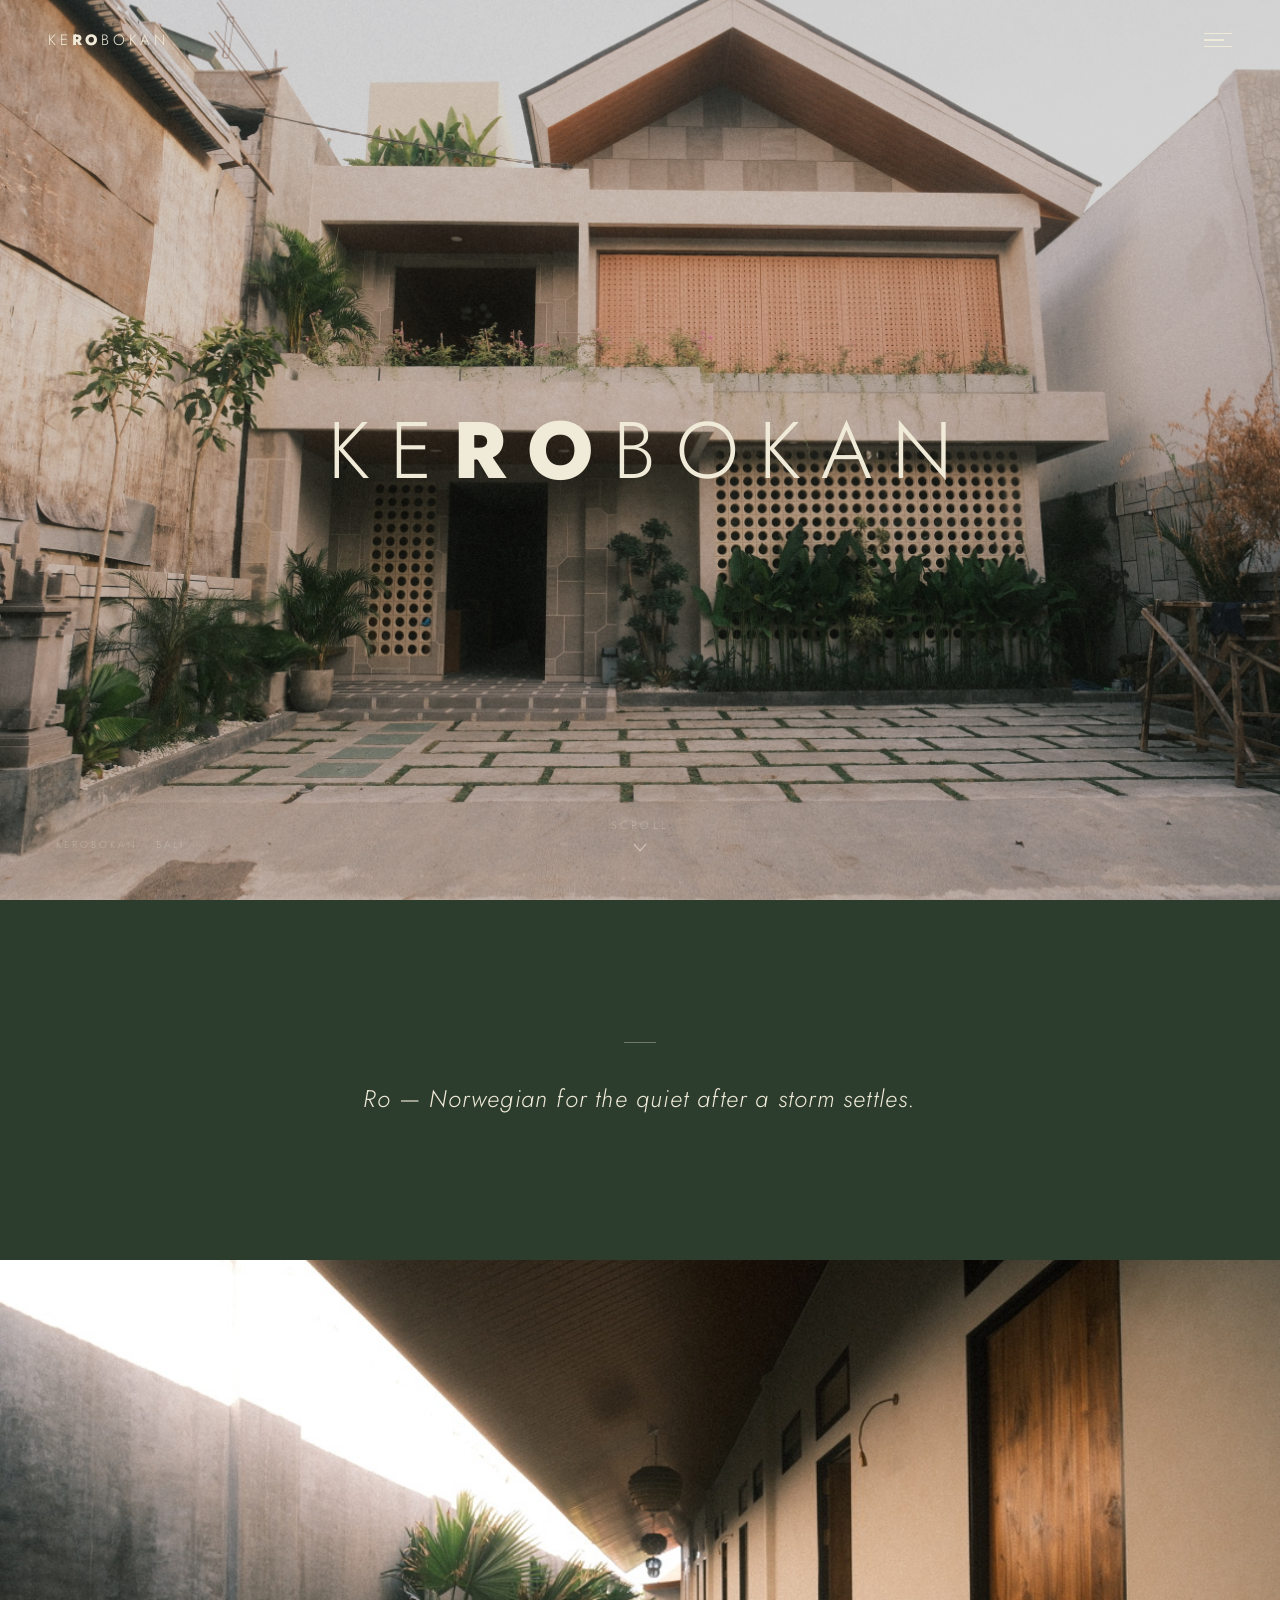
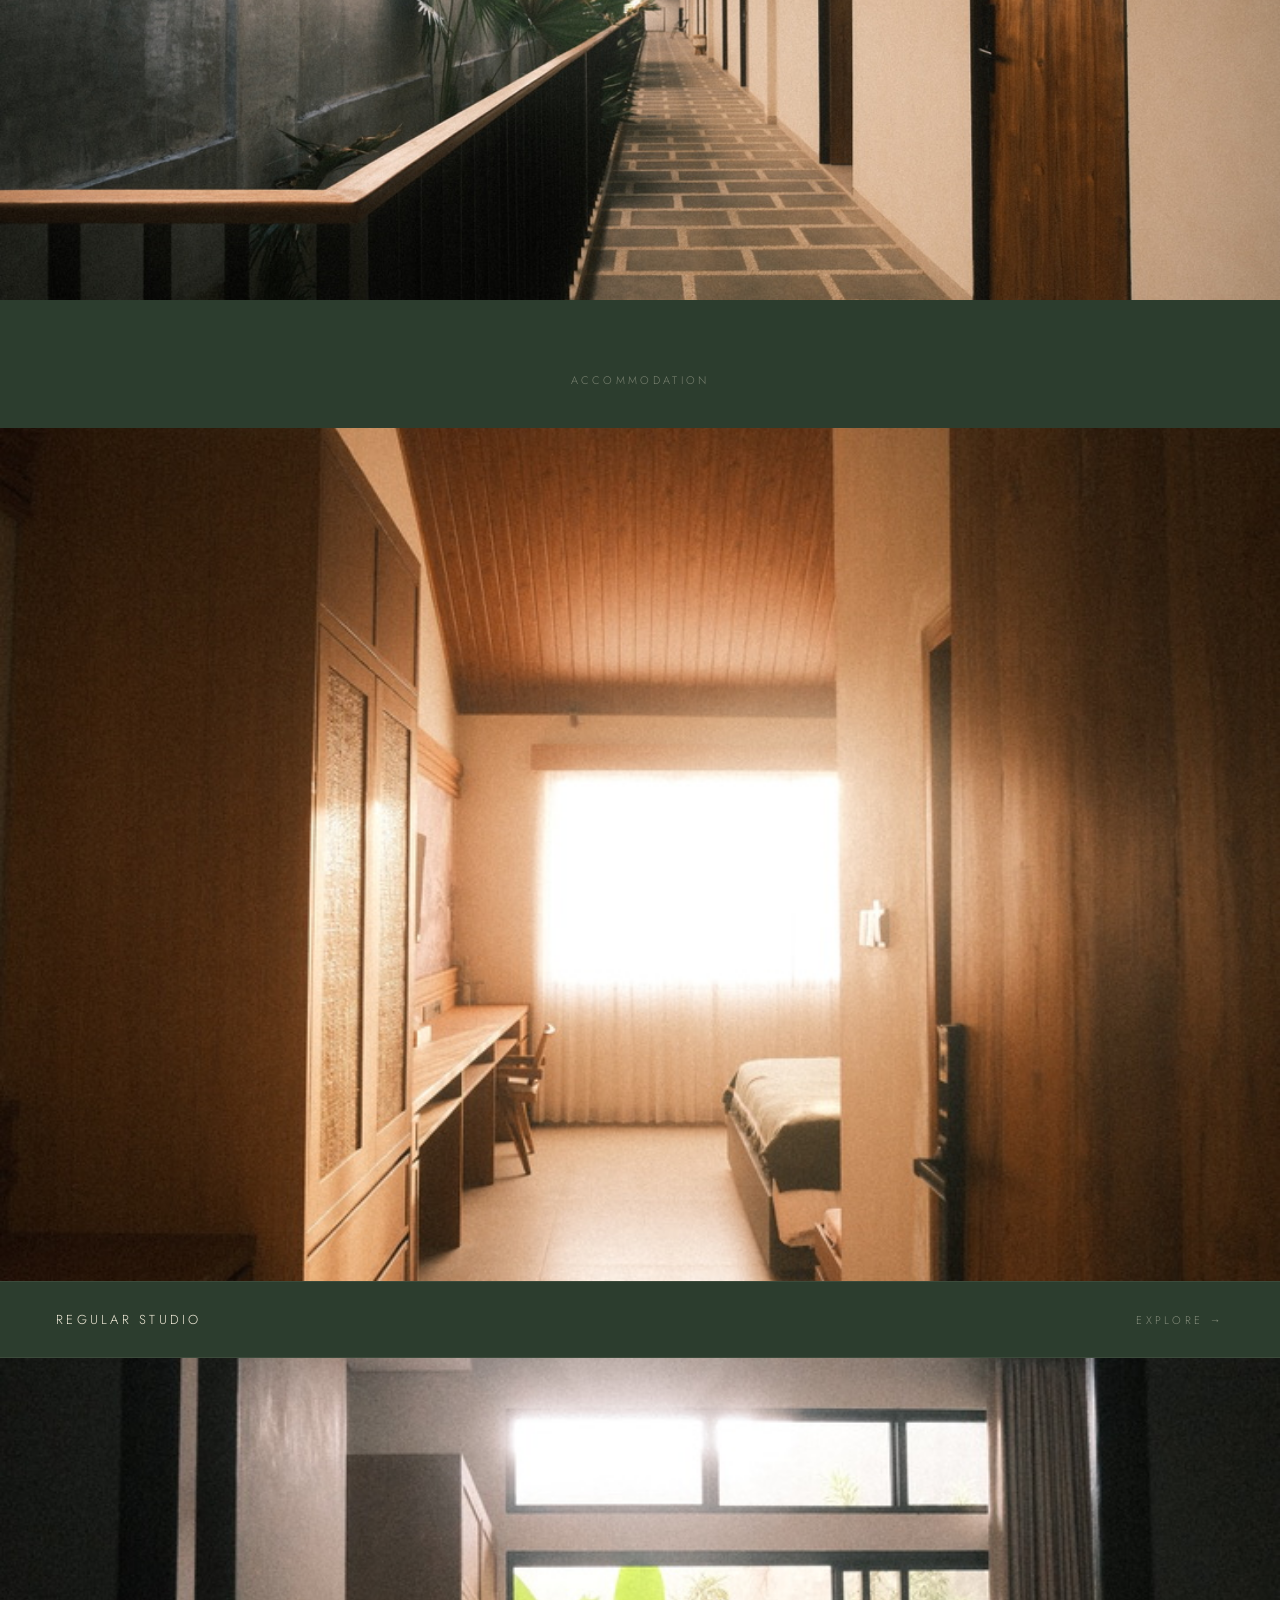
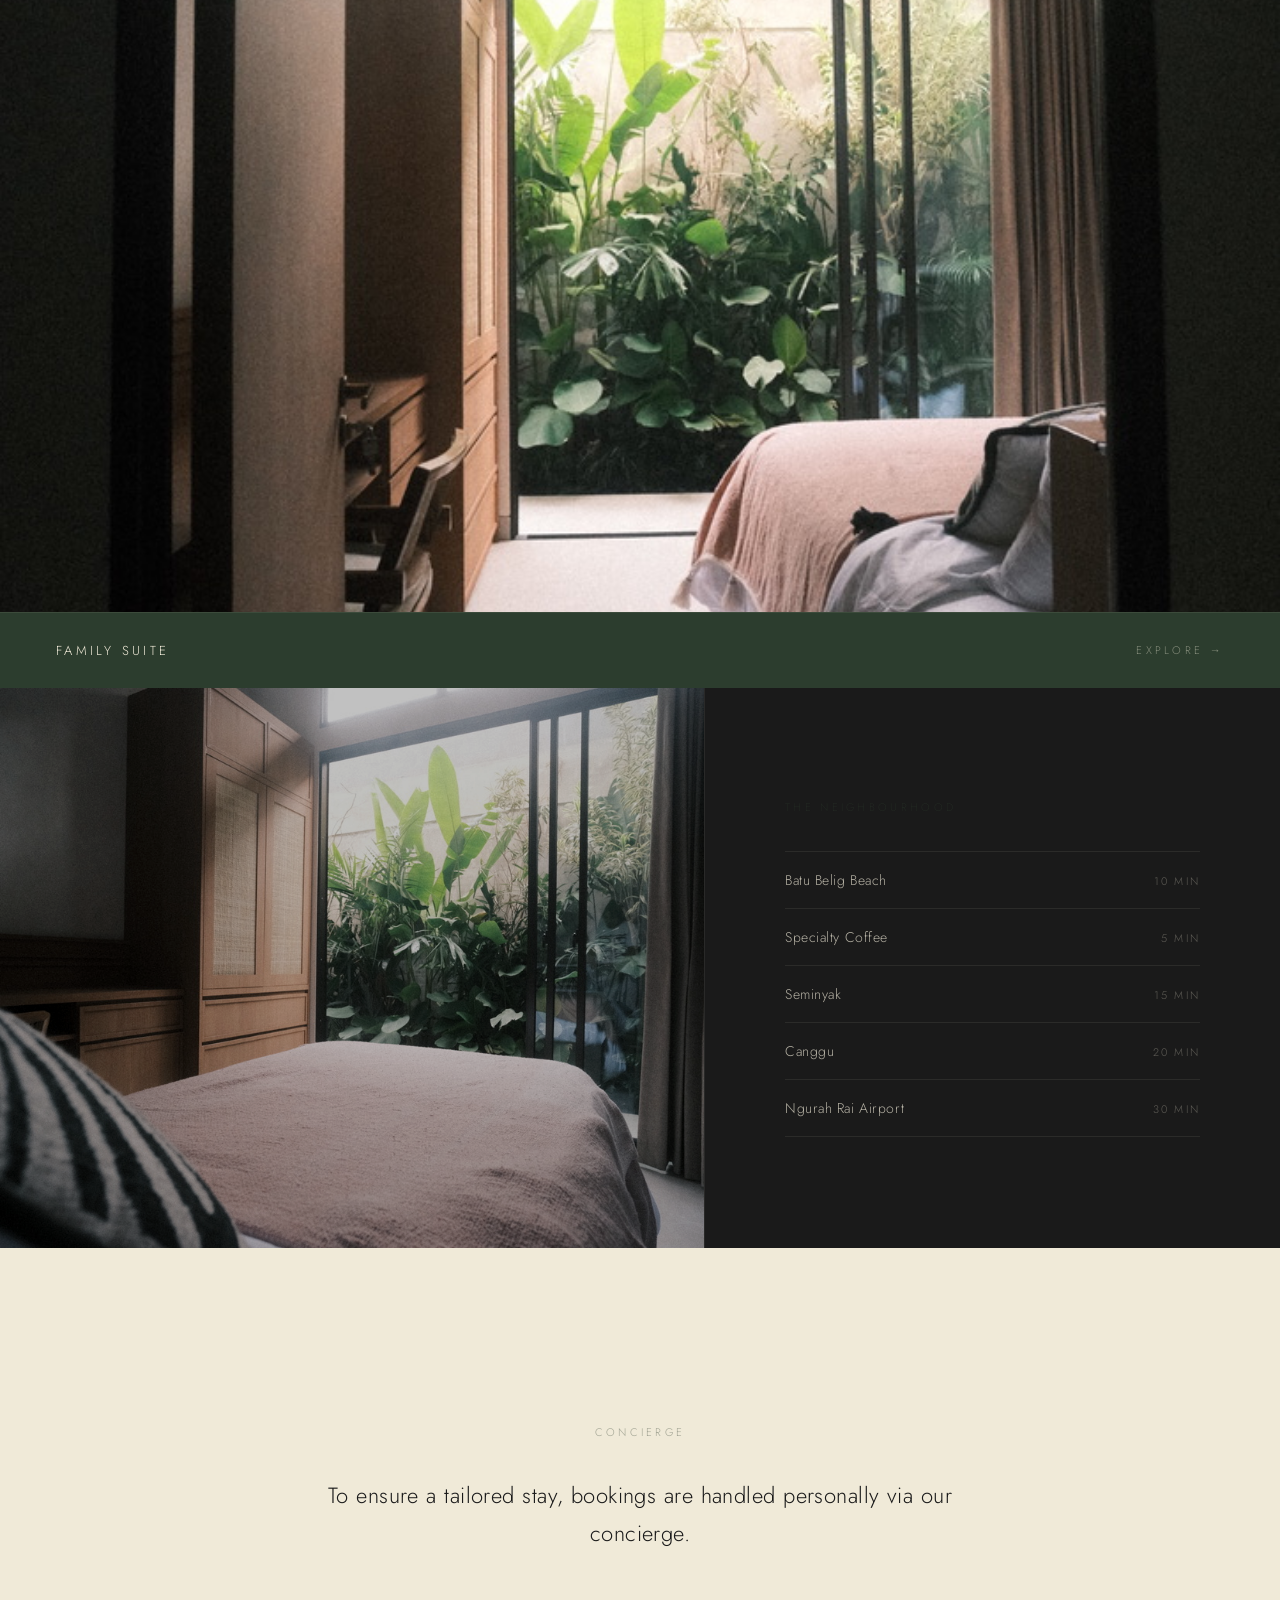
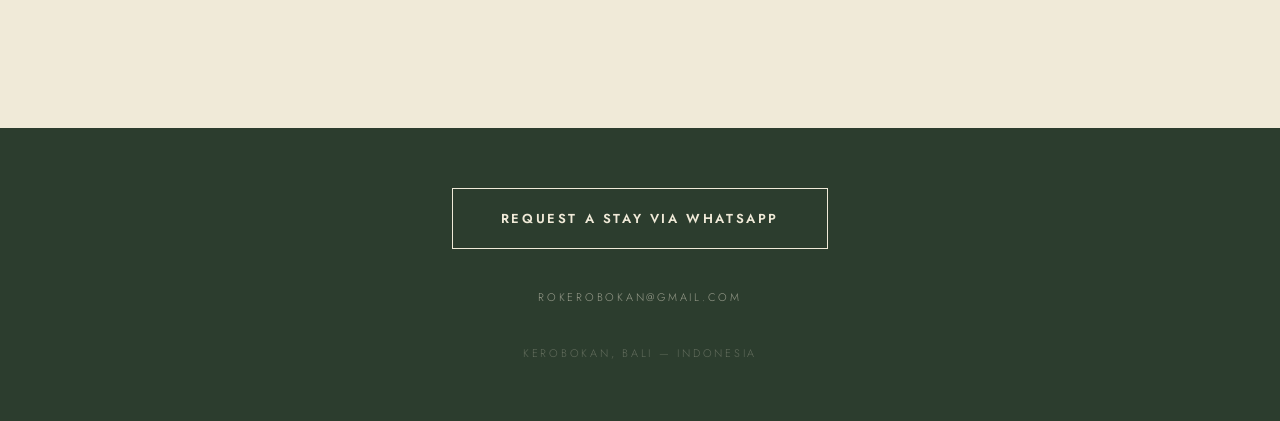
<file: index.html>
<!DOCTYPE html>
<html lang="en">
<head>
  <meta charset="UTF-8">
  <meta name="viewport" content="width=device-width, initial-scale=1.0">
  <title>keRObokan</title>
  <link rel="preconnect" href="https://fonts.googleapis.com">
  <link rel="preconnect" href="https://fonts.gstatic.com" crossorigin>
  <link href="https://fonts.googleapis.com/css2?family=Jost:ital,wght@0,300;0,600;0,800;1,300&display=swap" rel="stylesheet">
  <link rel="stylesheet" href="style.css">
</head>
<body>

  <!-- NAV -->
  <nav id="nav">
    <a href="index.html" class="nav-wordmark">
      <span class="wm-light">ke</span><span class="wm-bold">RO</span><span class="wm-light wm-last">bokan</span>
    </a>
    <button class="hamburger" id="hamburger" aria-label="Open menu">
      <span></span><span></span><span></span>
    </button>
  </nav>

  <!-- MENU OVERLAY -->
  <div class="menu-overlay" id="menuOverlay">
    <button class="menu-close" id="menuClose" aria-label="Close menu">
      <svg width="22" height="22" viewBox="0 0 22 22" fill="none">
        <line x1="1" y1="1" x2="21" y2="21" stroke="#f0ead8" stroke-width="1.5"/>
        <line x1="21" y1="1" x2="1" y2="21" stroke="#f0ead8" stroke-width="1.5"/>
      </svg>
    </button>
    <nav class="menu-links">
      <a href="#accommodation" class="menu-link" onclick="closeMenu()">Accommodation</a>
      <a href="#neighbourhood" class="menu-link" onclick="closeMenu()">The Neighbourhood</a>
      <a href="#concierge" class="menu-link" onclick="closeMenu()">Concierge</a>
      <a href="#request" class="menu-link" onclick="closeMenu()">Request a Stay</a>
    </nav>
  </div>

  <!-- S1: HERO -->
  <section class="hero" data-nav-theme="light">
    <div class="hero-bg">
      <img src="images/hero.jpeg" alt="keRObokan" class="hero-img" onerror="this.style.display='none'">
    </div>
    <div class="hero-wordmark">
      <h1>
        <span class="wm-light">ke</span><span class="wm-bold">RO</span><span class="wm-light wm-last">bokan</span>
      </h1>
    </div>
    <div class="hero-location">KEROBOKAN · BALI</div>
    <div class="scroll-hint">
      <span>SCROLL</span>
      <svg width="14" height="9" viewBox="0 0 14 9" fill="none">
        <line x1="1" y1="1" x2="7" y2="8" stroke="#f0ead8" stroke-opacity="0.5" stroke-width="1.2"/>
        <line x1="13" y1="1" x2="7" y2="8" stroke="#f0ead8" stroke-opacity="0.5" stroke-width="1.2"/>
      </svg>
    </div>
  </section>

  <!-- S2: INTERSTITIAL -->
  <section class="interstitial" data-nav-theme="light">
    <p data-reveal><em>Ro — Norwegian for the quiet after a storm settles.</em></p>
  </section>

  <!-- S3: TRANSITION -->
  <section class="transition" data-nav-theme="light">
    <img src="images/corridor.jpeg" alt="" class="transition-img" onerror="this.style.display='none'">
  </section>

  <!-- S4: ACCOMMODATION TEASERS -->
  <section class="rooms" id="accommodation" data-nav-theme="light">
    <div class="accom-label" data-reveal>ACCOMMODATION</div>

    <a class="room-teaser" href="studio.html" data-reveal>
      <div class="room-teaser-photo">
        <img src="images/room-studio-a.jpeg" alt="Regular Studio" onerror="this.style.display='none'">
      </div>
      <div class="room-teaser-bar">
        <span class="room-teaser-name">REGULAR STUDIO</span>
        <span class="room-teaser-cta">EXPLORE →</span>
      </div>
    </a>

    <a class="room-teaser" href="suite.html" data-reveal>
      <div class="room-teaser-photo">
        <img src="images/room-suite-a.jpeg" alt="Family Suite" onerror="this.style.display='none'">
      </div>
      <div class="room-teaser-bar">
        <span class="room-teaser-name">FAMILY SUITE</span>
        <span class="room-teaser-cta">EXPLORE →</span>
      </div>
    </a>
  </section>

  <!-- S5: THE NEIGHBOURHOOD -->
  <section class="neighbourhood" id="neighbourhood" data-nav-theme="light">
    <div class="neighbourhood-photo">
      <img src="images/6609CB39-1826-4DEB-866F-8B1CDC017FC5_1_105_c.jpeg" alt="Kerobokan" onerror="this.style.display='none'">
    </div>
    <div class="neighbourhood-text">
      <span class="section-label" data-reveal>THE NEIGHBOURHOOD</span>
      <ul class="neighbourhood-list">
        <li data-reveal><span class="nb-place">Batu Belig Beach</span><span class="nb-dist">10 min</span></li>
        <li data-reveal><span class="nb-place">Specialty Coffee</span><span class="nb-dist">5 min</span></li>
        <li data-reveal><span class="nb-place">Seminyak</span><span class="nb-dist">15 min</span></li>
        <li data-reveal><span class="nb-place">Canggu</span><span class="nb-dist">20 min</span></li>
        <li data-reveal><span class="nb-place">Ngurah Rai Airport</span><span class="nb-dist">30 min</span></li>
      </ul>
    </div>
  </section>

  <!-- S6: CONCIERGE -->
  <section class="concierge" id="concierge" data-nav-theme="dark">
    <span class="section-label" data-reveal>CONCIERGE</span>
    <p data-reveal>To ensure a tailored stay, bookings are handled personally via our concierge.</p>
  </section>

  <!-- S7: CTA FOOTER -->
  <section class="cta-footer" id="request" data-nav-theme="light">
    <a class="cta-btn" data-reveal
       href="https://wa.me/62811210864?text=Hello%20keRObokan%2C%20I%20would%20like%20to%20inquire%20about%20a%20stay..."
       target="_blank" rel="noopener">REQUEST A STAY VIA WHATSAPP</a>
    <a class="cta-email" data-reveal href="mailto:rokerobokan@gmail.com">rokerobokan@gmail.com</a>
    <span class="cta-location" data-reveal>KEROBOKAN, BALI — INDONESIA</span>
  </section>

  <script src="main.js"></script>
</body>
</html>
</file>
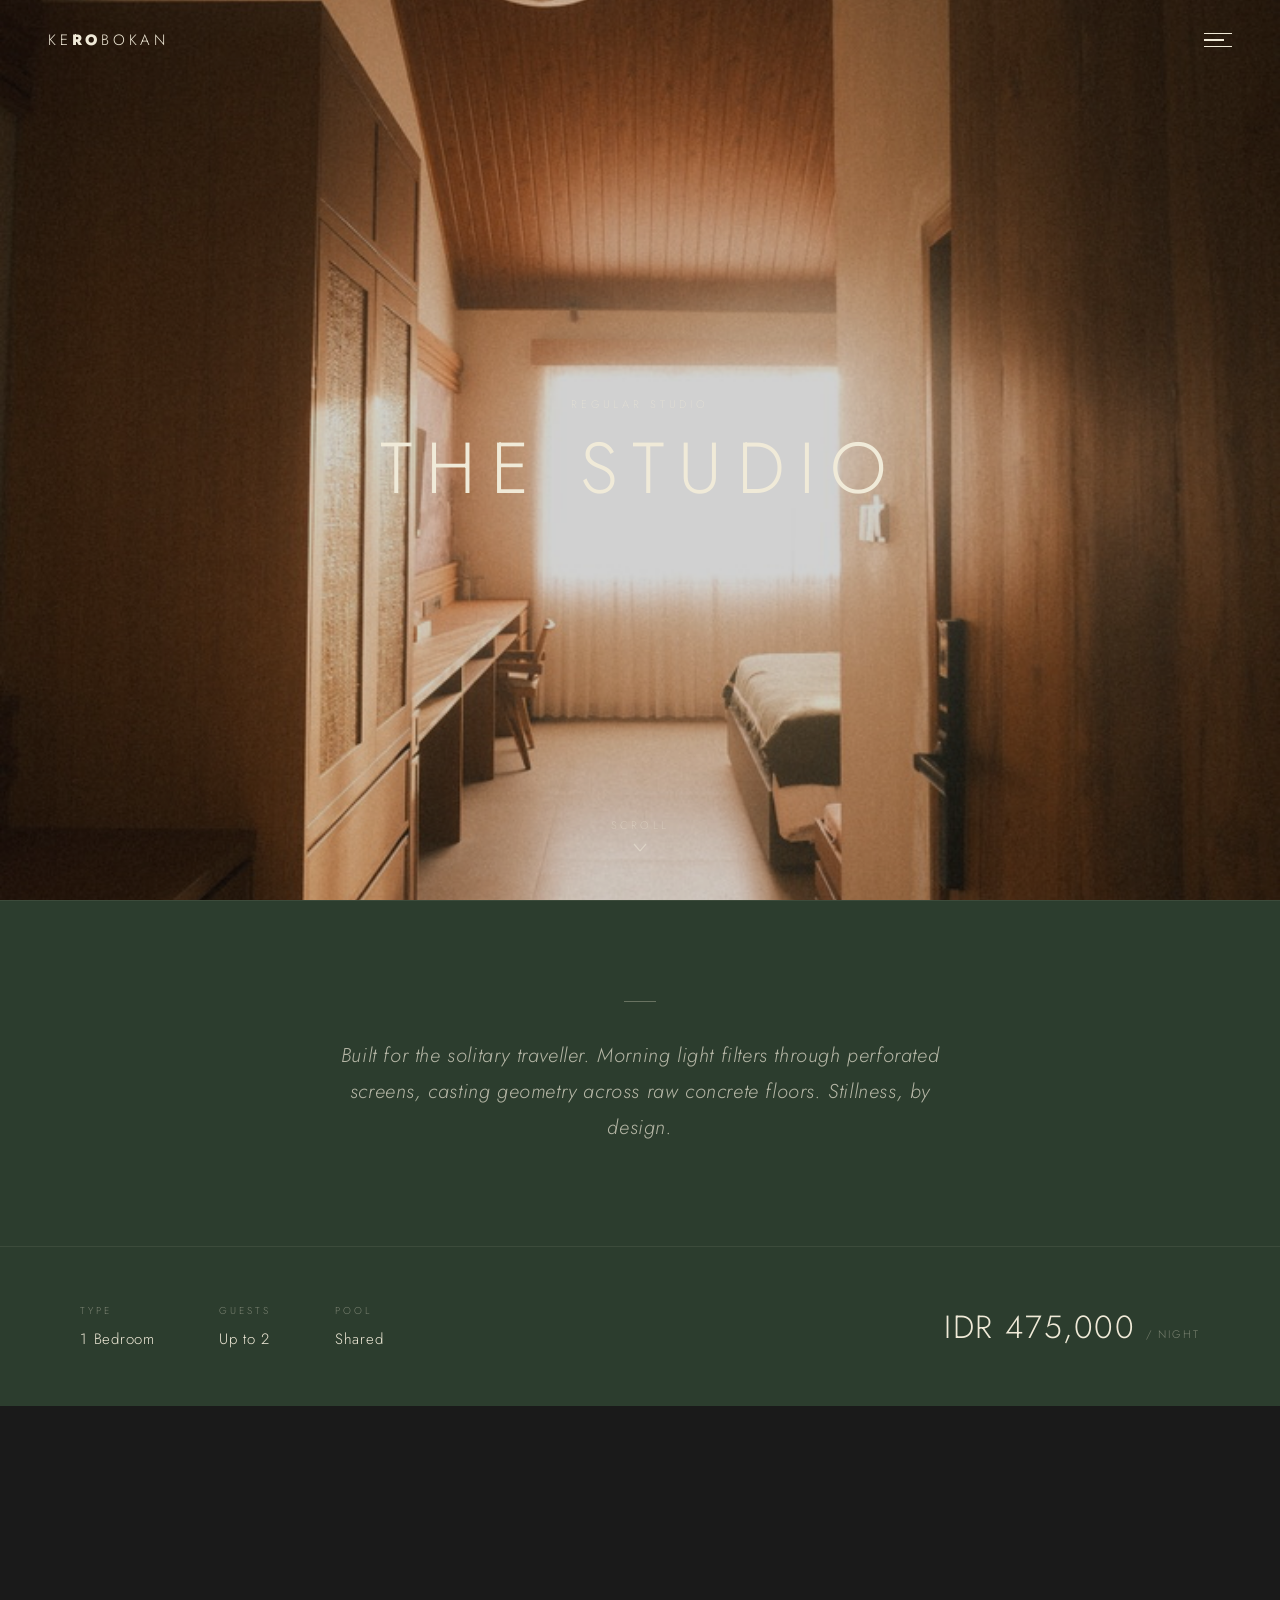
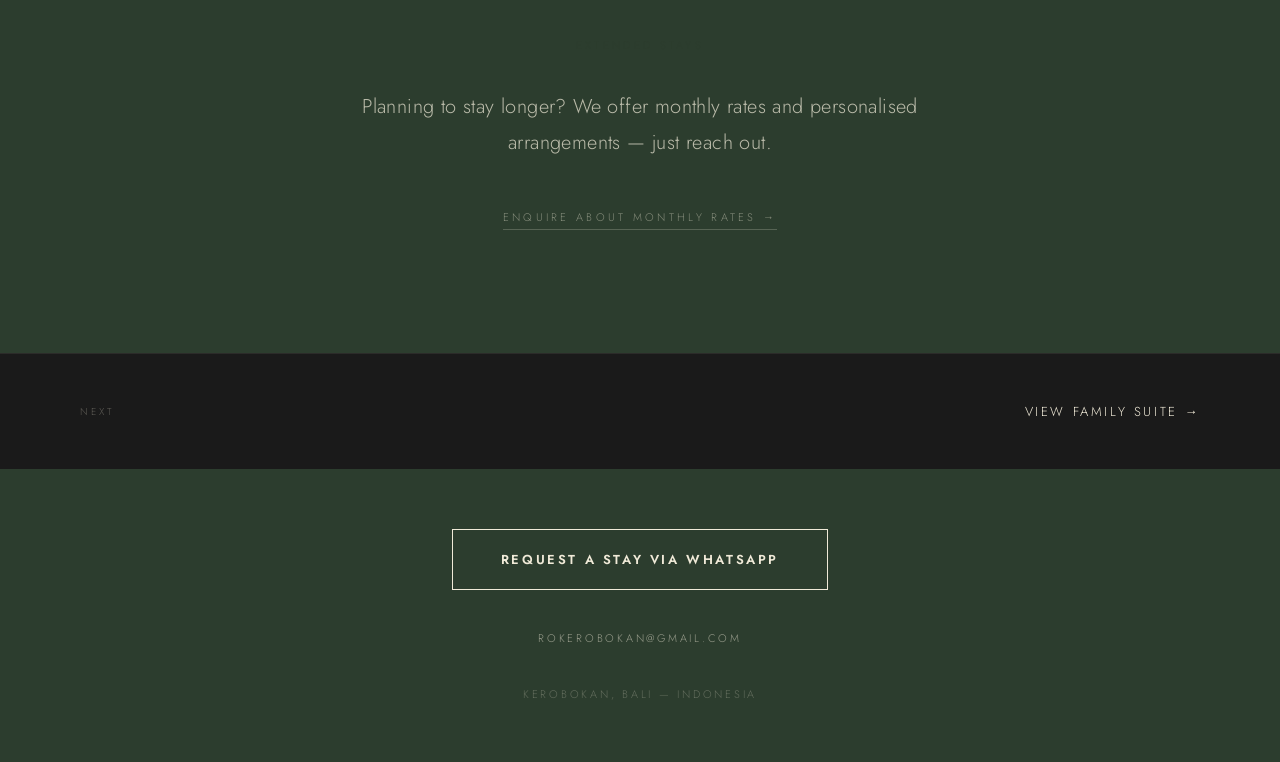
<file: studio.html>
<!DOCTYPE html>
<html lang="en">
<head>
  <meta charset="UTF-8">
  <meta name="viewport" content="width=device-width, initial-scale=1.0">
  <title>Regular Studio — keRObokan</title>
  <link rel="preconnect" href="https://fonts.googleapis.com">
  <link rel="preconnect" href="https://fonts.gstatic.com" crossorigin>
  <link href="https://fonts.googleapis.com/css2?family=Jost:ital,wght@0,300;0,600;0,800;1,300&display=swap" rel="stylesheet">
  <link rel="stylesheet" href="style.css">
</head>
<body>

  <!-- NAV -->
  <nav id="nav">
    <a href="index.html" class="nav-wordmark">
      <span class="wm-light">ke</span><span class="wm-bold">RO</span><span class="wm-light wm-last">bokan</span>
    </a>
    <button class="hamburger" id="hamburger" aria-label="Open menu">
      <span></span><span></span><span></span>
    </button>
  </nav>

  <!-- MENU OVERLAY -->
  <div class="menu-overlay" id="menuOverlay">
    <button class="menu-close" id="menuClose" aria-label="Close menu">
      <svg width="22" height="22" viewBox="0 0 22 22" fill="none">
        <line x1="1" y1="1" x2="21" y2="21" stroke="#f0ead8" stroke-width="1.5"/>
        <line x1="21" y1="1" x2="1" y2="21" stroke="#f0ead8" stroke-width="1.5"/>
      </svg>
    </button>
    <nav class="menu-links">
      <a href="index.html#accommodation" class="menu-link" onclick="closeMenu()">Accommodation</a>
      <a href="suite.html" class="menu-link" onclick="closeMenu()">Family Suite</a>
      <a href="index.html#request" class="menu-link" onclick="closeMenu()">Request a Stay</a>
    </nav>
  </div>

  <!-- ROOM HERO -->
  <section class="room-hero" data-nav-theme="light">
    <div class="room-hero-bg" id="roomHeroBg">
      <img src="images/room-studio-a.jpeg" alt="Regular Studio" onerror="this.style.display='none'">
    </div>
    <div class="room-hero-content">
      <span class="room-hero-label">REGULAR STUDIO</span>
      <h1 class="room-hero-name">The Studio</h1>
    </div>
    <div class="scroll-hint">
      <span>SCROLL</span>
      <svg width="14" height="9" viewBox="0 0 14 9" fill="none">
        <line x1="1" y1="1" x2="7" y2="8" stroke="#f0ead8" stroke-opacity="0.5" stroke-width="1.2"/>
        <line x1="13" y1="1" x2="7" y2="8" stroke="#f0ead8" stroke-opacity="0.5" stroke-width="1.2"/>
      </svg>
    </div>
  </section>

  <!-- ROOM NARRATIVE -->
  <section class="room-narrative" data-nav-theme="light">
    <p data-reveal>Built for the solitary traveller. Morning light filters through perforated screens, casting geometry across raw concrete floors. Stillness, by design.</p>
  </section>

  <!-- ROOM DETAILS -->
  <section class="room-details-row" data-nav-theme="light">
    <div class="room-details-specs">
      <div class="spec-item">
        <span class="spec-label">TYPE</span>
        <span class="spec-value">1 Bedroom</span>
      </div>
      <div class="spec-item">
        <span class="spec-label">GUESTS</span>
        <span class="spec-value">Up to 2</span>
      </div>
      <div class="spec-item">
        <span class="spec-label">POOL</span>
        <span class="spec-value">Shared</span>
      </div>
    </div>
    <div class="room-details-price" data-reveal>
      <span class="details-price-amount">IDR 475,000</span>
      <span class="details-price-label">/ NIGHT</span>
    </div>
  </section>

  <!-- PHOTO GALLERY -->
  <section class="room-gallery" data-nav-theme="light">
    <div class="room-gallery-photo" data-clip-reveal>
      <img src="images/room-studio-b.jpeg" alt="" onerror="this.style.display='none'">
    </div>
    <div class="room-gallery-photo" data-clip-reveal>
      <img src="images/room-studio-c.jpeg" alt="" onerror="this.style.display='none'">
    </div>
  </section>

  <!-- EXTENDED STAY -->
  <section class="extended-stay" data-nav-theme="light">
    <span class="section-label" data-reveal>EXTENDED STAYS</span>
    <p data-reveal>Planning to stay longer? We offer monthly rates and personalised arrangements — just reach out.</p>
    <a class="extended-stay-link" data-reveal
       href="https://wa.me/62811210864?text=Hello%20keRObokan%2C%20I%27m%20interested%20in%20an%20extended%20stay%20at%20the%20Regular%20Studio..."
       target="_blank" rel="noopener">ENQUIRE ABOUT MONTHLY RATES →</a>
  </section>

  <!-- NEXT ROOM -->
  <a class="next-room" href="suite.html" data-nav-theme="light">
    <span class="next-room-label">NEXT</span>
    <span class="next-room-name">VIEW FAMILY SUITE →</span>
  </a>

  <!-- CTA FOOTER -->
  <section class="cta-footer" id="request" data-nav-theme="light">
    <a class="cta-btn" data-reveal
       href="https://wa.me/62811210864?text=Hello%20keRObokan%2C%20I%20would%20like%20to%20book%20the%20Regular%20Studio..."
       target="_blank" rel="noopener">REQUEST A STAY VIA WHATSAPP</a>
    <a class="cta-email" data-reveal href="mailto:rokerobokan@gmail.com">rokerobokan@gmail.com</a>
    <span class="cta-location" data-reveal>KEROBOKAN, BALI — INDONESIA</span>
  </section>

  <script src="main.js"></script>
</body>
</html>
</file>
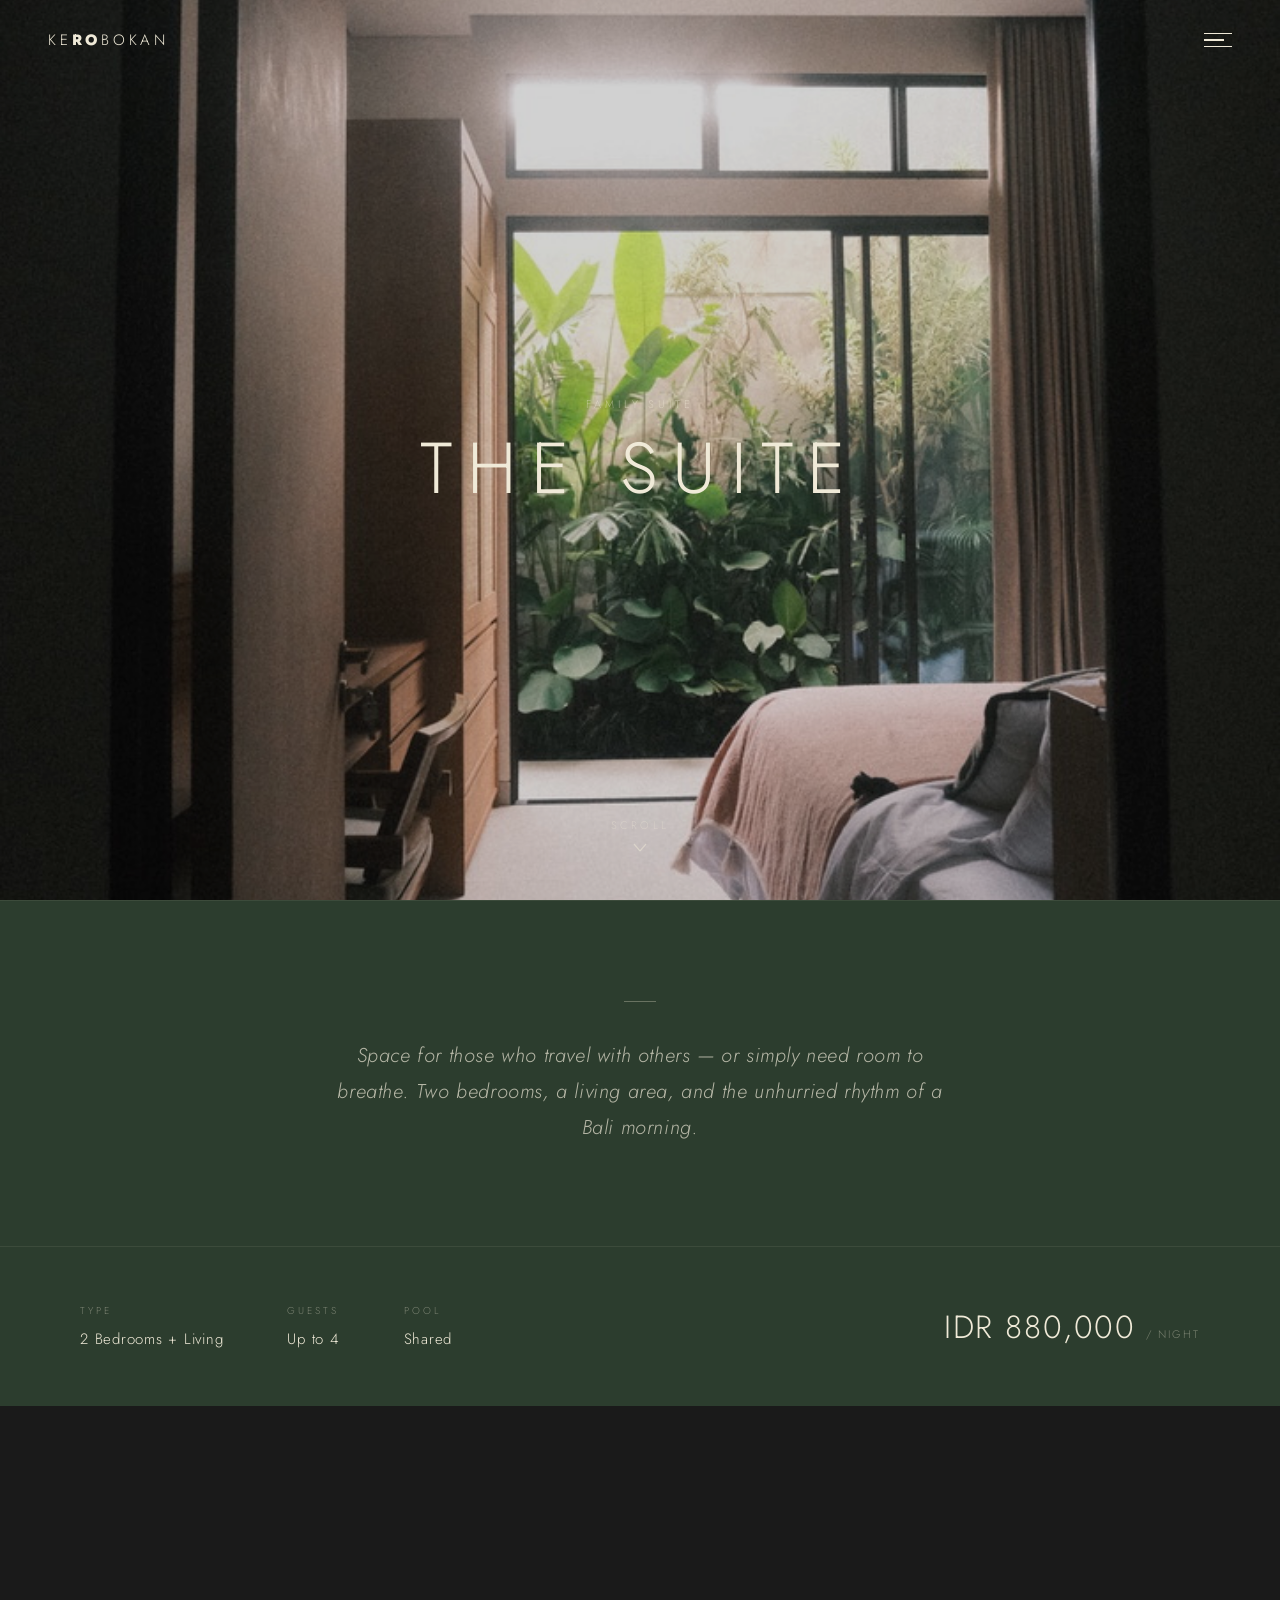
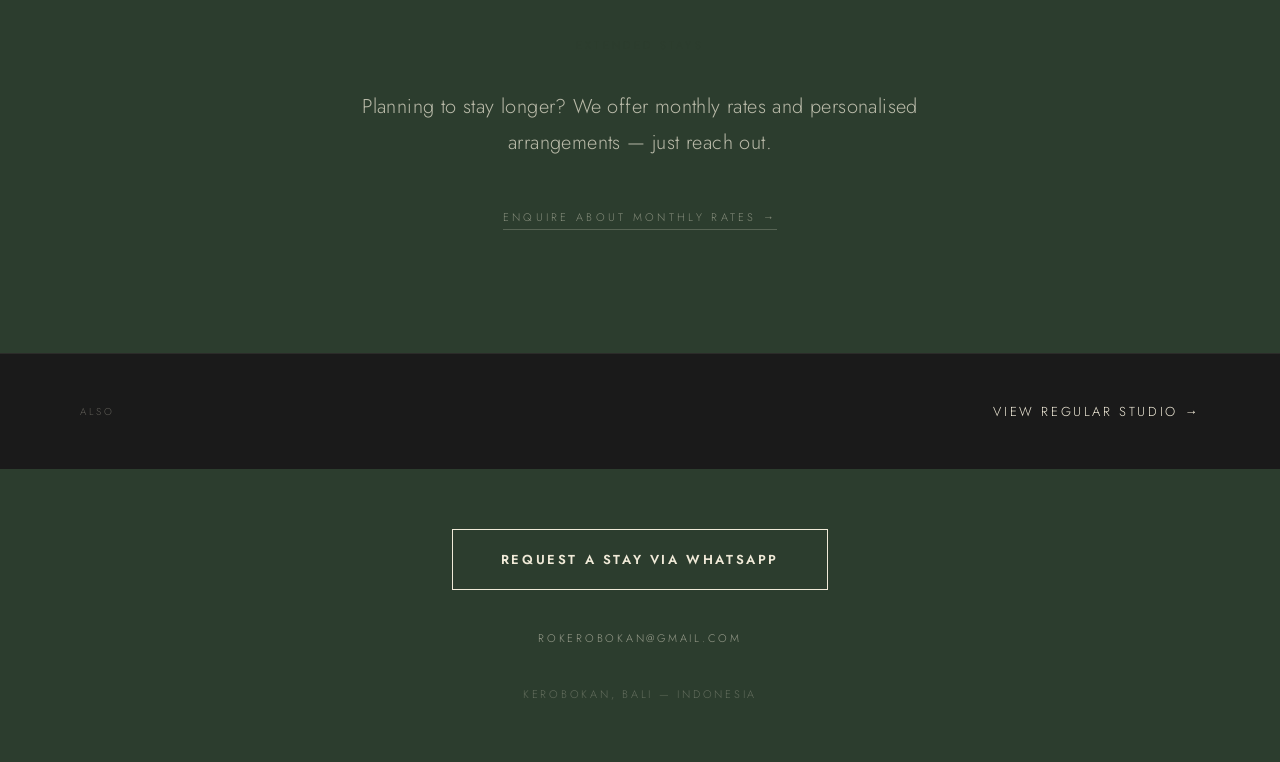
<file: suite.html>
<!DOCTYPE html>
<html lang="en">
<head>
  <meta charset="UTF-8">
  <meta name="viewport" content="width=device-width, initial-scale=1.0">
  <title>Family Suite — keRObokan</title>
  <link rel="preconnect" href="https://fonts.googleapis.com">
  <link rel="preconnect" href="https://fonts.gstatic.com" crossorigin>
  <link href="https://fonts.googleapis.com/css2?family=Jost:ital,wght@0,300;0,600;0,800;1,300&display=swap" rel="stylesheet">
  <link rel="stylesheet" href="style.css">
</head>
<body>

  <!-- NAV -->
  <nav id="nav">
    <a href="index.html" class="nav-wordmark">
      <span class="wm-light">ke</span><span class="wm-bold">RO</span><span class="wm-light wm-last">bokan</span>
    </a>
    <button class="hamburger" id="hamburger" aria-label="Open menu">
      <span></span><span></span><span></span>
    </button>
  </nav>

  <!-- MENU OVERLAY -->
  <div class="menu-overlay" id="menuOverlay">
    <button class="menu-close" id="menuClose" aria-label="Close menu">
      <svg width="22" height="22" viewBox="0 0 22 22" fill="none">
        <line x1="1" y1="1" x2="21" y2="21" stroke="#f0ead8" stroke-width="1.5"/>
        <line x1="21" y1="1" x2="1" y2="21" stroke="#f0ead8" stroke-width="1.5"/>
      </svg>
    </button>
    <nav class="menu-links">
      <a href="index.html#accommodation" class="menu-link" onclick="closeMenu()">Accommodation</a>
      <a href="studio.html" class="menu-link" onclick="closeMenu()">Regular Studio</a>
      <a href="index.html#request" class="menu-link" onclick="closeMenu()">Request a Stay</a>
    </nav>
  </div>

  <!-- ROOM HERO -->
  <section class="room-hero" data-nav-theme="light">
    <div class="room-hero-bg" id="roomHeroBg">
      <img src="images/room-suite-a.jpeg" alt="Family Suite" onerror="this.style.display='none'">
    </div>
    <div class="room-hero-content">
      <span class="room-hero-label">FAMILY SUITE</span>
      <h1 class="room-hero-name">The Suite</h1>
    </div>
    <div class="scroll-hint">
      <span>SCROLL</span>
      <svg width="14" height="9" viewBox="0 0 14 9" fill="none">
        <line x1="1" y1="1" x2="7" y2="8" stroke="#f0ead8" stroke-opacity="0.5" stroke-width="1.2"/>
        <line x1="13" y1="1" x2="7" y2="8" stroke="#f0ead8" stroke-opacity="0.5" stroke-width="1.2"/>
      </svg>
    </div>
  </section>

  <!-- ROOM NARRATIVE -->
  <section class="room-narrative" data-nav-theme="light">
    <p data-reveal>Space for those who travel with others — or simply need room to breathe. Two bedrooms, a living area, and the unhurried rhythm of a Bali morning.</p>
  </section>

  <!-- ROOM DETAILS -->
  <section class="room-details-row" data-nav-theme="light">
    <div class="room-details-specs">
      <div class="spec-item">
        <span class="spec-label">TYPE</span>
        <span class="spec-value">2 Bedrooms + Living</span>
      </div>
      <div class="spec-item">
        <span class="spec-label">GUESTS</span>
        <span class="spec-value">Up to 4</span>
      </div>
      <div class="spec-item">
        <span class="spec-label">POOL</span>
        <span class="spec-value">Shared</span>
      </div>
    </div>
    <div class="room-details-price" data-reveal>
      <span class="details-price-amount">IDR 880,000</span>
      <span class="details-price-label">/ NIGHT</span>
    </div>
  </section>

  <!-- PHOTO GALLERY -->
  <section class="room-gallery" data-nav-theme="light">
    <div class="room-gallery-photo" data-clip-reveal>
      <img src="images/room-suite-b.jpeg" alt="" onerror="this.style.display='none'">
    </div>
    <div class="room-gallery-photo" data-clip-reveal>
      <img src="images/room-suite-c.jpeg" alt="" onerror="this.style.display='none'">
    </div>
  </section>

  <!-- EXTENDED STAY -->
  <section class="extended-stay" data-nav-theme="light">
    <span class="section-label" data-reveal>EXTENDED STAYS</span>
    <p data-reveal>Planning to stay longer? We offer monthly rates and personalised arrangements — just reach out.</p>
    <a class="extended-stay-link" data-reveal
       href="https://wa.me/62811210864?text=Hello%20keRObokan%2C%20I%27m%20interested%20in%20an%20extended%20stay%20at%20the%20Family%20Suite..."
       target="_blank" rel="noopener">ENQUIRE ABOUT MONTHLY RATES →</a>
  </section>

  <!-- NEXT ROOM -->
  <a class="next-room" href="studio.html" data-nav-theme="light">
    <span class="next-room-label">ALSO</span>
    <span class="next-room-name">VIEW REGULAR STUDIO →</span>
  </a>

  <!-- CTA FOOTER -->
  <section class="cta-footer" id="request" data-nav-theme="light">
    <a class="cta-btn" data-reveal
       href="https://wa.me/62811210864?text=Hello%20keRObokan%2C%20I%20would%20like%20to%20book%20the%20Family%20Suite..."
       target="_blank" rel="noopener">REQUEST A STAY VIA WHATSAPP</a>
    <a class="cta-email" data-reveal href="mailto:rokerobokan@gmail.com">rokerobokan@gmail.com</a>
    <span class="cta-location" data-reveal>KEROBOKAN, BALI — INDONESIA</span>
  </section>

  <script src="main.js"></script>
</body>
</html>
</file>
<file: style.css>
/* ── RESET & BASE ───────────────────────────────────────── */
*, *::before, *::after { box-sizing: border-box; margin: 0; padding: 0; }

:root {
  --green: #2c3d2e;
  --beige: #f0ead8;
  --dark:  #1a1a1a;
}

html { scroll-behavior: smooth; }

body {
  font-family: 'Jost', sans-serif;
  background: var(--dark);
  color: var(--beige);
  overflow-x: hidden;
}

img {
  display: block;
  width: 100%;
  height: 100%;
  object-fit: cover;
}

/* ── WORDMARK ───────────────────────────────────────────── */
.wm-light { font-weight: 300; }
.wm-bold  { font-weight: 800; }
.wm-last  { margin-right: -0.25em; }

/* ── SCROLL REVEAL ──────────────────────────────────────── */
[data-reveal] {
  opacity: 0;
  transform: translateY(22px);
  transition: opacity 0.9s cubic-bezier(0.16, 1, 0.3, 1),
              transform 0.9s cubic-bezier(0.16, 1, 0.3, 1);
}
[data-reveal].revealed {
  opacity: 1;
  transform: translateY(0);
}
.room-card:nth-child(2)[data-reveal] { transition-delay: 0.14s; }
.cta-email[data-reveal]              { transition-delay: 0.09s; }
.cta-location[data-reveal]           { transition-delay: 0.18s; }

/* ── ENTRANCE ANIMATION ─────────────────────────────────── */
@keyframes fadeUp {
  from { opacity: 0; transform: translateY(14px); }
  to   { opacity: 1; transform: translateY(0); }
}

.hero-wordmark h1 span {
  opacity: 0;
  animation: fadeUp 1s cubic-bezier(0.16, 1, 0.3, 1) forwards;
}
.hero-wordmark h1 span:nth-child(1) { animation-delay: 0.25s; }
.hero-wordmark h1 span:nth-child(2) { animation-delay: 0.42s; }
.hero-wordmark h1 span:nth-child(3) { animation-delay: 0.58s; }

.scroll-hint {
  opacity: 0;
  animation: fadeUp 0.8s ease forwards;
  animation-delay: 1.15s;
}

.hero-location {
  opacity: 0;
  animation: fadeUp 0.8s ease forwards;
  animation-delay: 0.9s;
}

/* ── NAV ────────────────────────────────────────────────── */
#nav {
  position: fixed;
  top: 0; left: 0; right: 0;
  z-index: 100;
  height: 80px;
  display: flex;
  align-items: center;
  justify-content: space-between;
  padding: 0 48px;
  transition: color 0.3s ease;
}

#nav::after {
  content: '';
  position: absolute;
  bottom: 0; left: 48px; right: 48px;
  height: 1px;
  background: rgba(240,234,216,0.12);
  opacity: 0;
  transition: opacity 0.4s ease;
}
#nav.scrolled::after { opacity: 1; }
#nav.nav-on-light::after { background: rgba(44,61,46,0.1); }

.nav-wordmark {
  display: flex;
  align-items: baseline;
  text-decoration: none;
  letter-spacing: 0.25em;
  font-size: 15px;
  text-transform: uppercase;
  color: var(--beige);
  transition: color 0.3s ease;
}

.hamburger {
  background: none;
  border: none;
  cursor: pointer;
  display: flex;
  flex-direction: column;
  gap: 5px;
  padding: 0;
}
.hamburger span {
  display: block;
  height: 1.5px;
  background: var(--beige);
  transition: background 0.3s ease;
}
.hamburger span:nth-child(1) { width: 28px; }
.hamburger span:nth-child(2) { width: 20px; }
.hamburger span:nth-child(3) { width: 28px; }

#nav.nav-on-light .nav-wordmark,
#nav.nav-on-light .nav-wordmark span { color: var(--green); }
#nav.nav-on-light .hamburger span    { background: var(--green); }

/* ── MENU OVERLAY ───────────────────────────────────────── */
.menu-overlay {
  position: fixed;
  inset: 0;
  z-index: 200;
  background: var(--green);
  display: flex;
  flex-direction: column;
  align-items: center;
  justify-content: center;
  gap: 36px;
  opacity: 0;
  pointer-events: none;
  transition: opacity 0.35s ease;
}
.menu-overlay.open {
  opacity: 1;
  pointer-events: all;
}

.menu-close {
  position: absolute;
  top: 32px; right: 48px;
  background: none;
  border: none;
  cursor: pointer;
  padding: 0;
  line-height: 0;
  opacity: 0;
  transition: opacity 0.3s ease 0.05s;
}
.menu-overlay.open .menu-close { opacity: 1; }

.menu-link {
  font-weight: 300;
  font-size: 13px;
  letter-spacing: 0.25em;
  text-transform: uppercase;
  color: var(--beige);
  text-decoration: none;
  opacity: 0;
  transform: translateY(10px);
  transition: opacity 0.4s ease, transform 0.4s ease, color 0.2s;
}
.menu-link:hover { opacity: 0.55 !important; }

.menu-overlay.open .menu-link:nth-child(1) { opacity: 1; transform: none; transition-delay: 0.1s;  }
.menu-overlay.open .menu-link:nth-child(2) { opacity: 1; transform: none; transition-delay: 0.18s; }
.menu-overlay.open .menu-link:nth-child(3) { opacity: 1; transform: none; transition-delay: 0.26s; }

/* ── S1: HERO ───────────────────────────────────────────── */
.hero {
  position: relative;
  width: 100%;
  height: 100vh;
  min-height: 640px;
  background: var(--dark);
  display: flex;
  align-items: center;
  justify-content: center;
  overflow: hidden;
}

.hero-bg {
  position: absolute;
  inset: 0;
  height: 115%; /* extra height for parallax travel */
  top: -7.5%;
}

.hero-img {
  width: 100%;
  height: 100%;
  object-fit: cover;
  opacity: 0.82;
}

.hero-wordmark {
  position: relative;
  z-index: 1;
}
.hero-wordmark h1 {
  display: flex;
  align-items: baseline;
  letter-spacing: 0.25em;
  font-size: 80px;
  color: var(--beige);
  text-transform: uppercase;
  line-height: 1;
}

.hero-location {
  position: absolute;
  bottom: 48px; left: 56px;
  font-weight: 300;
  font-size: 10px;
  letter-spacing: 0.3em;
  text-transform: uppercase;
  color: rgba(240,234,216,0.35);
  z-index: 1;
}

.scroll-hint {
  position: absolute;
  bottom: 48px;
  left: 0; right: 0;
  display: flex;
  flex-direction: column;
  align-items: center;
  gap: 10px;
  z-index: 1;
}
.scroll-hint span {
  font-weight: 300;
  font-size: 11px;
  letter-spacing: 0.3em;
  text-transform: uppercase;
  color: rgba(240,234,216,0.38);
}

/* ── S2: INTERSTITIAL ───────────────────────────────────── */
.interstitial {
  background: var(--green);
  display: flex;
  align-items: center;
  justify-content: center;
  padding: 100px 240px;
  min-height: 360px;
}
.interstitial p {
  font-weight: 300;
  font-style: italic;
  font-size: 24px;
  line-height: 40px;
  letter-spacing: 0.05em;
  color: var(--beige);
  text-align: center;
}
.interstitial p::before {
  content: '';
  display: block;
  width: 32px;
  height: 1px;
  background: rgba(240,234,216,0.35);
  margin: 0 auto 36px;
}

/* ── S3: TRANSITION ─────────────────────────────────────── */
.transition {
  width: 100%;
  height: 640px;
  background: var(--dark);
  overflow: hidden;
}
.transition-img {
  width: 100%;
  height: 100%;
  object-fit: cover;
}

/* ── S4: ACCOMMODATION ──────────────────────────────────── */
.accommodation {
  background: var(--green);
  padding-top: 72px;
}

.accom-label {
  text-align: center;
  font-weight: 300;
  font-size: 11px;
  letter-spacing: 0.3em;
  text-transform: uppercase;
  color: rgba(240,234,216,0.4);
  margin-bottom: 40px;
}

.accom-grid {
  display: flex;
  flex-direction: column;
}

.room-card {
  display: flex;
  flex-direction: row;
  border-bottom: 1px solid rgba(240,234,216,0.08);
}
.room-card:last-child { border-bottom: none; }

.room-card--reverse {
  flex-direction: row-reverse;
}

/* 3-photo grid */
.room-photos {
  flex: 0 0 62%;
  display: flex;
  flex-direction: row;
  height: 560px;
}
.room-photo-portrait {
  flex: 0 0 56%;
  overflow: hidden;
  background: #252f26;
  border-right: 2px solid var(--green);
}
.room-photo-stack {
  flex: 1;
  display: flex;
  flex-direction: column;
}
.room-photo-landscape {
  flex: 1;
  overflow: hidden;
  background: #232e24;
}
.room-photo-landscape:first-child {
  border-bottom: 2px solid var(--green);
}

.room-details {
  flex: 1;
  background: var(--green);
  padding: 72px 80px;
  display: flex;
  flex-direction: column;
  justify-content: center;
}

.room-type {
  font-weight: 300;
  font-size: 11px;
  letter-spacing: 0.25em;
  text-transform: uppercase;
  color: rgba(240,234,216,0.45);
  margin-bottom: 14px;
}
.room-spec {
  font-weight: 300;
  font-size: 14px;
  letter-spacing: 0.06em;
  color: rgba(240,234,216,0.6);
  margin-bottom: 36px;
}
.room-price-row {
  display: flex;
  align-items: baseline;
  gap: 12px;
  flex-wrap: wrap;
}
.room-price {
  font-weight: 600;
  font-size: 36px;
  color: var(--beige);
  letter-spacing: 0.01em;
}
.room-per-night {
  font-weight: 300;
  font-size: 11px;
  letter-spacing: 0.2em;
  text-transform: uppercase;
  color: rgba(240,234,216,0.4);
}

/* ── S5: CONCIERGE ──────────────────────────────────────── */
.concierge {
  background: var(--beige);
  display: flex;
  flex-direction: column;
  align-items: center;
  justify-content: center;
  padding: 120px 320px;
  min-height: 480px;
}
.section-label {
  font-weight: 300;
  font-size: 11px;
  letter-spacing: 0.3em;
  text-transform: uppercase;
  color: rgba(44,61,46,0.4);
  margin-bottom: 36px;
  display: block;
}
.concierge p {
  font-weight: 300;
  font-size: 22px;
  line-height: 38px;
  letter-spacing: 0.02em;
  text-align: center;
  color: var(--dark);
}

/* ── S6: CTA FOOTER ─────────────────────────────────────── */
.cta-footer {
  background: var(--green);
  display: flex;
  flex-direction: column;
  align-items: center;
  justify-content: center;
  gap: 40px;
  min-height: 280px;
  padding: 60px 48px;
}

.cta-btn {
  display: inline-flex;
  align-items: center;
  justify-content: center;
  background: transparent;
  border: 1.5px solid var(--beige);
  border-radius: 0;
  padding: 20px 48px;
  font-family: 'Jost', sans-serif;
  font-weight: 600;
  font-size: 13px;
  letter-spacing: 0.2em;
  text-transform: uppercase;
  color: var(--beige);
  text-decoration: none;
  transition: background 0.2s ease, color 0.2s ease;
}
.cta-btn:hover {
  background: var(--beige);
  color: var(--green);
}

.cta-email {
  font-weight: 300;
  font-size: 11px;
  letter-spacing: 0.25em;
  text-transform: uppercase;
  color: rgba(240,234,216,0.55);
  text-decoration: none;
  transition: color 0.2s ease;
}
.cta-email:hover {
  color: var(--beige);
}

.cta-location {
  font-weight: 300;
  font-size: 11px;
  letter-spacing: 0.25em;
  text-transform: uppercase;
  color: rgba(240,234,216,0.28);
}

/* ── MOBILE ─────────────────────────────────────────────── */
@media (max-width: 768px) {
  #nav { padding: 0 24px; height: 64px; }
  #nav::after { left: 24px; right: 24px; }

  .hero-wordmark h1 { font-size: 40px; }
  .hero-location { left: 28px; bottom: 40px; }

  .interstitial { padding: 64px 40px; min-height: 280px; }
  .interstitial p { font-size: 18px; line-height: 30px; }

  .transition { height: 320px; }

  .accommodation { padding-top: 56px; }

  .room-card,
  .room-card--reverse {
    flex-direction: column;
  }
  .room-card { border-bottom: 1px solid rgba(240,234,216,0.1); }
  .room-card:last-child { border-bottom: none; }
  .room-card:nth-child(2)[data-reveal] { transition-delay: 0; }

  /* Collapse to single portrait image on mobile */
  .room-photos { flex: none; width: 100%; height: 260px; }
  .room-photo-stack { display: none; }
  .room-photo-portrait { flex: 0 0 100%; border-right: none; }

  .room-details { padding: 40px 28px 52px; justify-content: flex-start; }
  .room-price { font-size: 30px; }

  .concierge { padding: 80px 36px; min-height: 380px; }
  .concierge p { font-size: 18px; line-height: 30px; }

  .cta-footer { padding: 56px 28px; gap: 28px; }
  .cta-btn {
    padding: 18px 28px;
    font-size: 11px;
    letter-spacing: 0.15em;
    width: 100%;
    text-align: center;
  }

  .menu-close { top: 20px; right: 24px; }
}

/* ── ROOM TEASERS (home) ────────────────────────────────── */
.rooms { background: var(--green); padding-top: 72px; }

.room-teaser {
  display: block;
  text-decoration: none;
  border-bottom: 1px solid rgba(240,234,216,0.08);
}
.room-teaser:last-child { border-bottom: none; }

.room-teaser-photo {
  aspect-ratio: 3 / 2;
  overflow: hidden;
  background: #252f26;
}
.room-teaser-photo img {
  width: 100%; height: 100%; object-fit: cover;
  transition: transform 0.9s cubic-bezier(0.16, 1, 0.3, 1);
}
.room-teaser:hover .room-teaser-photo img { transform: scale(1.04); }

.room-teaser-bar {
  background: var(--green);
  display: flex;
  justify-content: space-between;
  align-items: center;
  padding: 28px 56px;
  border-top: 1px solid rgba(240,234,216,0.08);
}
.room-teaser-name {
  font-weight: 300; font-size: 13px;
  letter-spacing: 0.25em; text-transform: uppercase;
  color: var(--beige);
}
.room-teaser-cta {
  font-weight: 300; font-size: 11px;
  letter-spacing: 0.3em; text-transform: uppercase;
  color: rgba(240,234,216,0.45);
  transition: color 0.25s ease;
}
.room-teaser:hover .room-teaser-cta { color: var(--beige); }

/* ── THE NEIGHBOURHOOD (home) ───────────────────────────── */
.neighbourhood {
  background: var(--dark);
  display: flex; flex-direction: row;
  min-height: 560px;
}
.neighbourhood-photo {
  flex: 0 0 55%;
  overflow: hidden;
  background: #111;
  filter: grayscale(25%) contrast(1.08);
}
.neighbourhood-photo img {
  width: 100%; height: 100%; object-fit: cover; opacity: 0.72;
}
.neighbourhood-text {
  flex: 1;
  display: flex; flex-direction: column;
  justify-content: center;
  padding: 72px 80px;
  border-left: 1px solid rgba(240,234,216,0.07);
}
.neighbourhood-list {
  list-style: none;
  display: flex; flex-direction: column;
}
.neighbourhood-list li {
  display: flex; justify-content: space-between; align-items: baseline;
  padding: 18px 0;
  border-bottom: 1px solid rgba(240,234,216,0.08);
}
.neighbourhood-list li:first-child { border-top: 1px solid rgba(240,234,216,0.08); }
.nb-place {
  font-weight: 300; font-size: 14px;
  letter-spacing: 0.04em; color: rgba(240,234,216,0.72);
}
.nb-dist {
  font-weight: 300; font-size: 11px;
  letter-spacing: 0.2em; text-transform: uppercase;
  color: rgba(240,234,216,0.32);
}

/* ── ROOM HERO (room pages) ─────────────────────────────── */
.room-hero {
  position: relative;
  height: 100vh; min-height: 600px;
  background: var(--dark);
  display: flex; align-items: center; justify-content: center;
  overflow: hidden;
}
.room-hero-bg {
  position: absolute; inset: 0;
  height: 115%; top: -7.5%;
}
.room-hero-bg img {
  width: 100%; height: 100%; object-fit: cover; opacity: 0.8;
}
.room-hero-content {
  position: relative; z-index: 1; text-align: center;
}
.room-hero-label {
  display: block;
  font-weight: 300; font-size: 11px;
  letter-spacing: 0.35em; text-transform: uppercase;
  color: rgba(240,234,216,0.5);
  margin-bottom: 20px;
  opacity: 0; animation: fadeUp 0.8s ease forwards; animation-delay: 0.3s;
}
.room-hero-name {
  font-weight: 300; font-size: 72px;
  letter-spacing: 0.2em; text-transform: uppercase;
  color: var(--beige); line-height: 1;
  opacity: 0; animation: fadeUp 1s cubic-bezier(0.16,1,0.3,1) forwards;
  animation-delay: 0.5s;
}

/* ── ROOM NARRATIVE ─────────────────────────────────────── */
.room-narrative {
  background: var(--green);
  display: flex; align-items: center; justify-content: center;
  padding: 100px 320px;
  border-top: 1px solid rgba(240,234,216,0.08);
}
.room-narrative p {
  font-weight: 300; font-style: italic; font-size: 20px;
  line-height: 36px; letter-spacing: 0.03em;
  color: rgba(240,234,216,0.7); text-align: center;
}
.room-narrative p::before {
  content: ''; display: block; width: 32px; height: 1px;
  background: rgba(240,234,216,0.3); margin: 0 auto 36px;
}

/* ── ROOM DETAILS ROW ───────────────────────────────────── */
.room-details-row {
  background: var(--green);
  display: flex; align-items: center; justify-content: space-between;
  padding: 56px 80px;
  border-top: 1px solid rgba(240,234,216,0.08);
}
.room-details-specs { display: flex; gap: 64px; }
.spec-item { display: flex; flex-direction: column; gap: 10px; }
.spec-label {
  font-weight: 300; font-size: 10px;
  letter-spacing: 0.3em; text-transform: uppercase;
  color: rgba(240,234,216,0.4);
}
.spec-value {
  font-weight: 300; font-size: 15px;
  letter-spacing: 0.05em; color: var(--beige);
}
.room-details-price { display: flex; align-items: baseline; gap: 10px; }
.details-price-amount {
  font-weight: 300; font-size: 32px;
  color: var(--beige); letter-spacing: 0.05em;
}
.details-price-label {
  font-weight: 300; font-size: 11px;
  letter-spacing: 0.2em; text-transform: uppercase;
  color: rgba(240,234,216,0.4);
}

/* ── ROOM GALLERY ───────────────────────────────────────── */
.room-gallery { background: var(--dark); }
.room-gallery-photo {
  aspect-ratio: 3 / 2;
  overflow: hidden; background: #1e1e1e;
}
.room-gallery-photo img { width: 100%; height: 100%; object-fit: cover; }

/* Clip-path shutter reveal */
[data-clip-reveal] {
  clip-path: inset(100% 0 0 0);
  transition: clip-path 1.1s cubic-bezier(0.16, 1, 0.3, 1);
}
[data-clip-reveal].revealed { clip-path: inset(0% 0 0 0); }

/* ── EXTENDED STAY ──────────────────────────────────────── */
.extended-stay {
  background: var(--green);
  display: flex; flex-direction: column;
  align-items: center; justify-content: center;
  text-align: center;
  padding: 120px 320px; min-height: 440px;
  border-top: 1px solid rgba(240,234,216,0.08);
}
.extended-stay p {
  font-weight: 300; font-size: 20px; line-height: 36px;
  letter-spacing: 0.02em; color: rgba(240,234,216,0.72);
  margin-bottom: 48px;
}
.extended-stay-link {
  font-weight: 300; font-size: 11px;
  letter-spacing: 0.3em; text-transform: uppercase;
  color: rgba(240,234,216,0.45);
  text-decoration: none;
  border-bottom: 1px solid rgba(240,234,216,0.22);
  padding-bottom: 4px;
  transition: color 0.2s, border-color 0.2s;
}
.extended-stay-link:hover { color: var(--beige); border-color: var(--beige); }

/* ── NEXT ROOM ──────────────────────────────────────────── */
.next-room {
  display: flex; align-items: center; justify-content: space-between;
  background: var(--dark);
  padding: 48px 80px;
  text-decoration: none;
  border-top: 1px solid rgba(240,234,216,0.08);
  transition: background 0.3s ease;
}
.next-room:hover { background: #222; }
.next-room-label {
  font-weight: 300; font-size: 10px;
  letter-spacing: 0.3em; text-transform: uppercase;
  color: rgba(240,234,216,0.32);
}
.next-room-name {
  font-weight: 300; font-size: 13px;
  letter-spacing: 0.2em; text-transform: uppercase;
  color: var(--beige);
}

/* ── MOBILE — NEW SECTIONS ──────────────────────────────── */
@media (max-width: 768px) {
  .room-teaser-bar { padding: 22px 28px; }

  .neighbourhood { flex-direction: column; }
  .neighbourhood-photo { flex: none; height: 260px; width: 100%; }
  .neighbourhood-text { padding: 52px 28px; border-left: none;
    border-top: 1px solid rgba(240,234,216,0.07); }

  .room-hero-name { font-size: 36px; letter-spacing: 0.15em; }

  .room-narrative { padding: 72px 32px; }
  .room-narrative p { font-size: 17px; line-height: 30px; }

  .room-details-row {
    flex-direction: column; gap: 36px;
    padding: 48px 28px; align-items: flex-start;
  }
  .room-details-specs { flex-direction: column; gap: 24px; }
  .details-price-amount { font-size: 28px; }


  .extended-stay { padding: 80px 32px; }
  .extended-stay p { font-size: 17px; line-height: 30px; }

  .next-room { padding: 36px 28px; }
}
</file>
